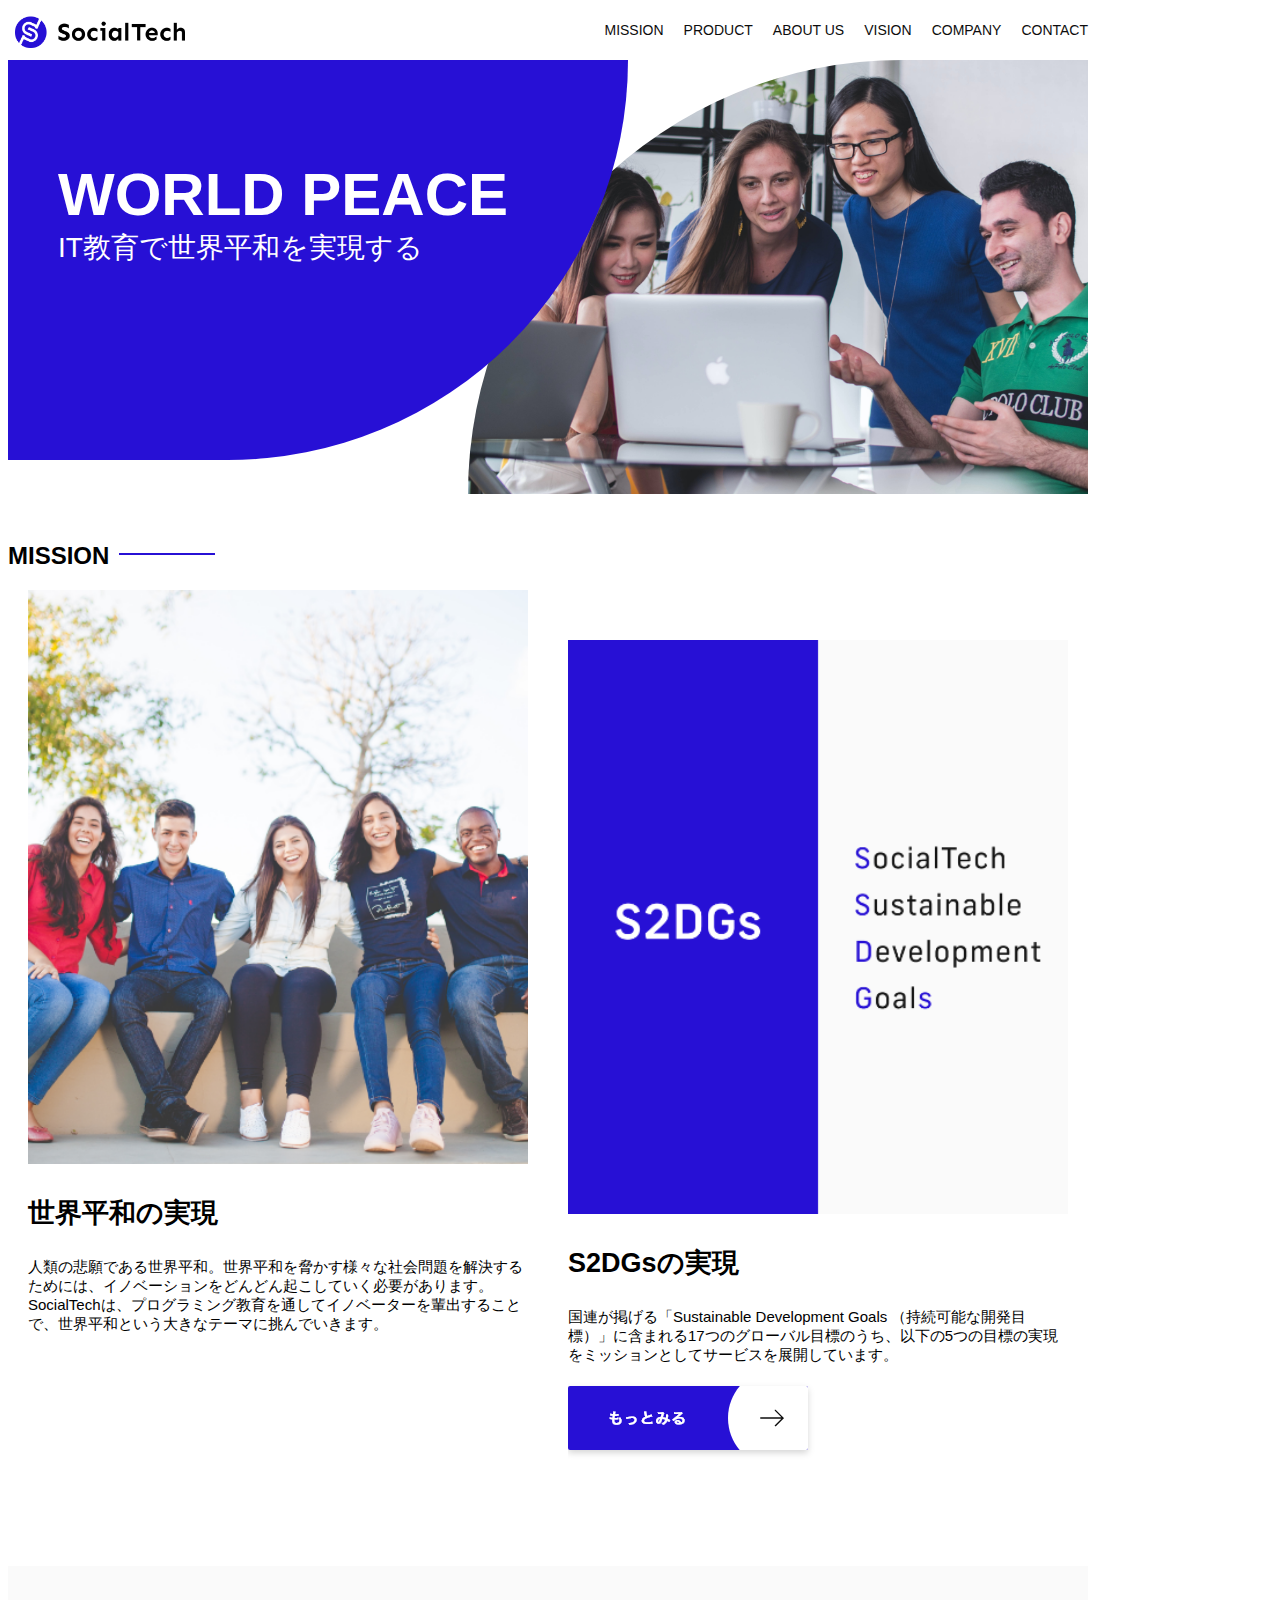
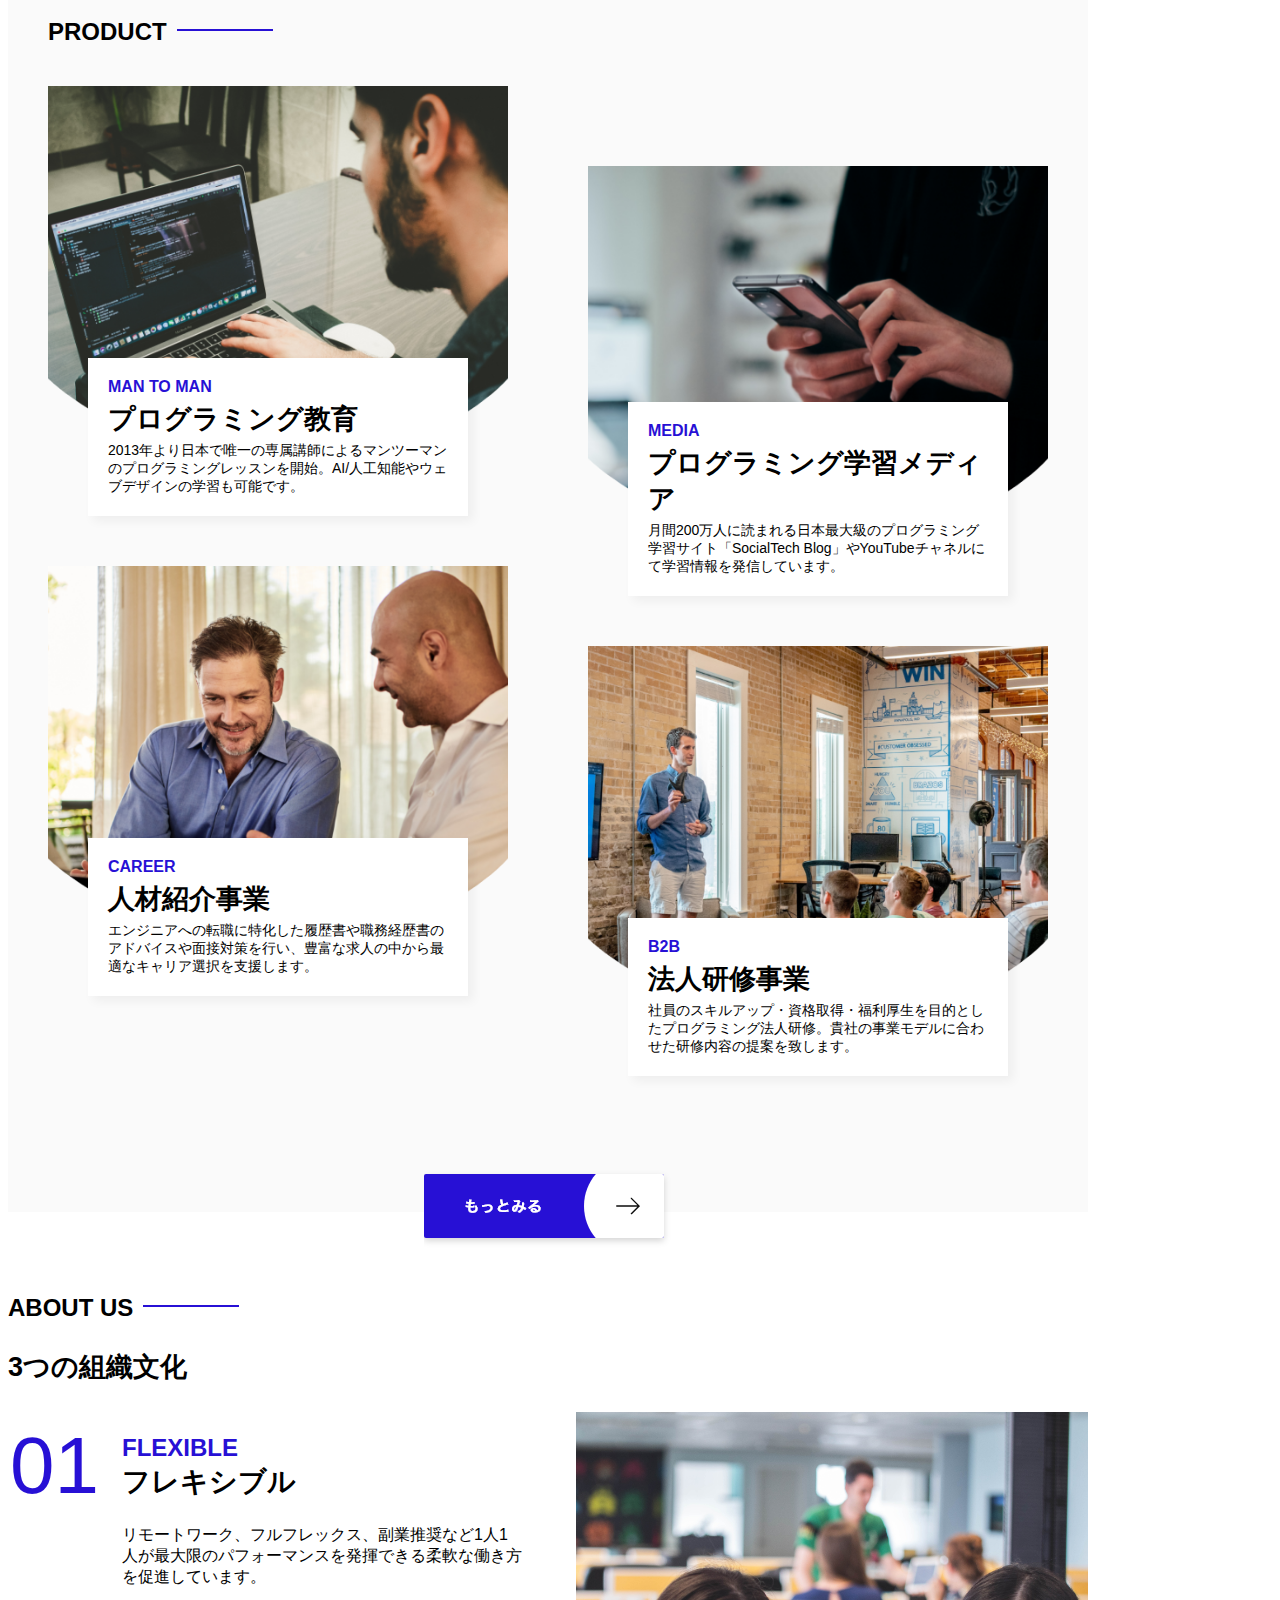
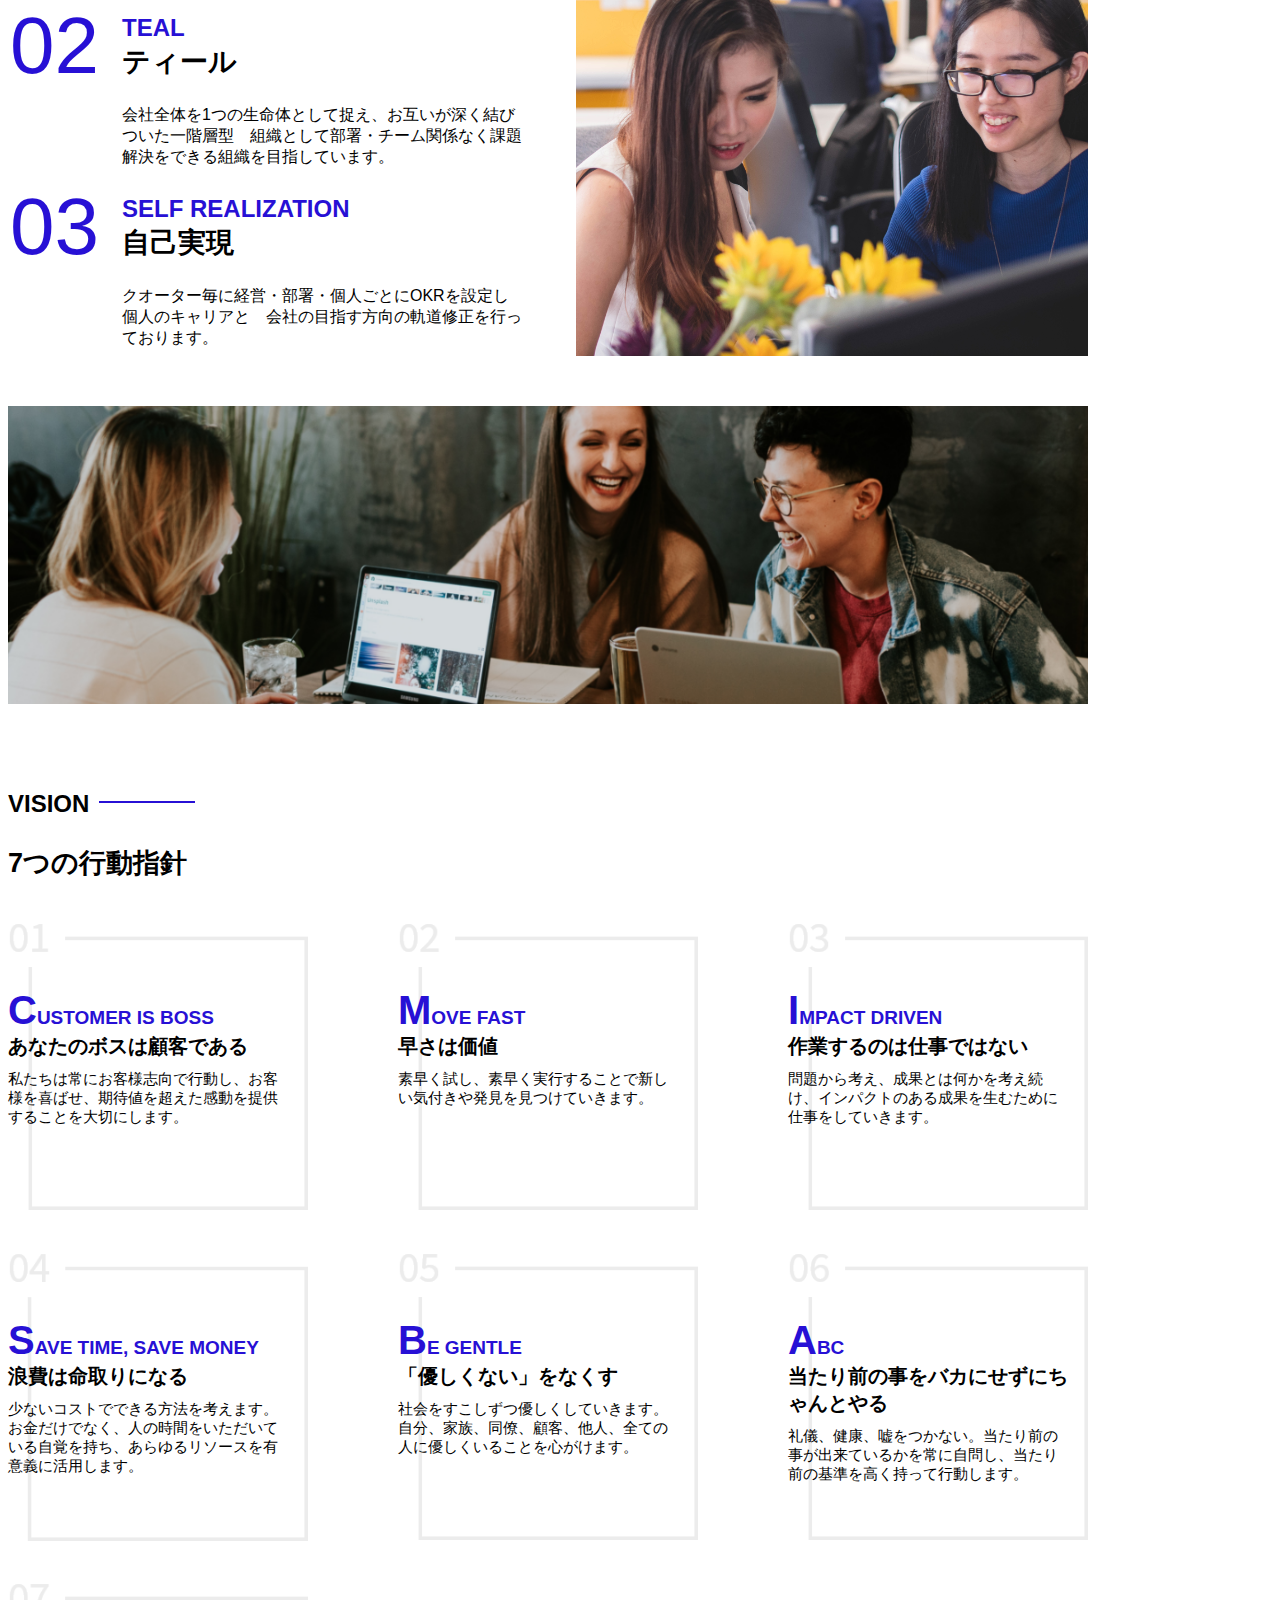
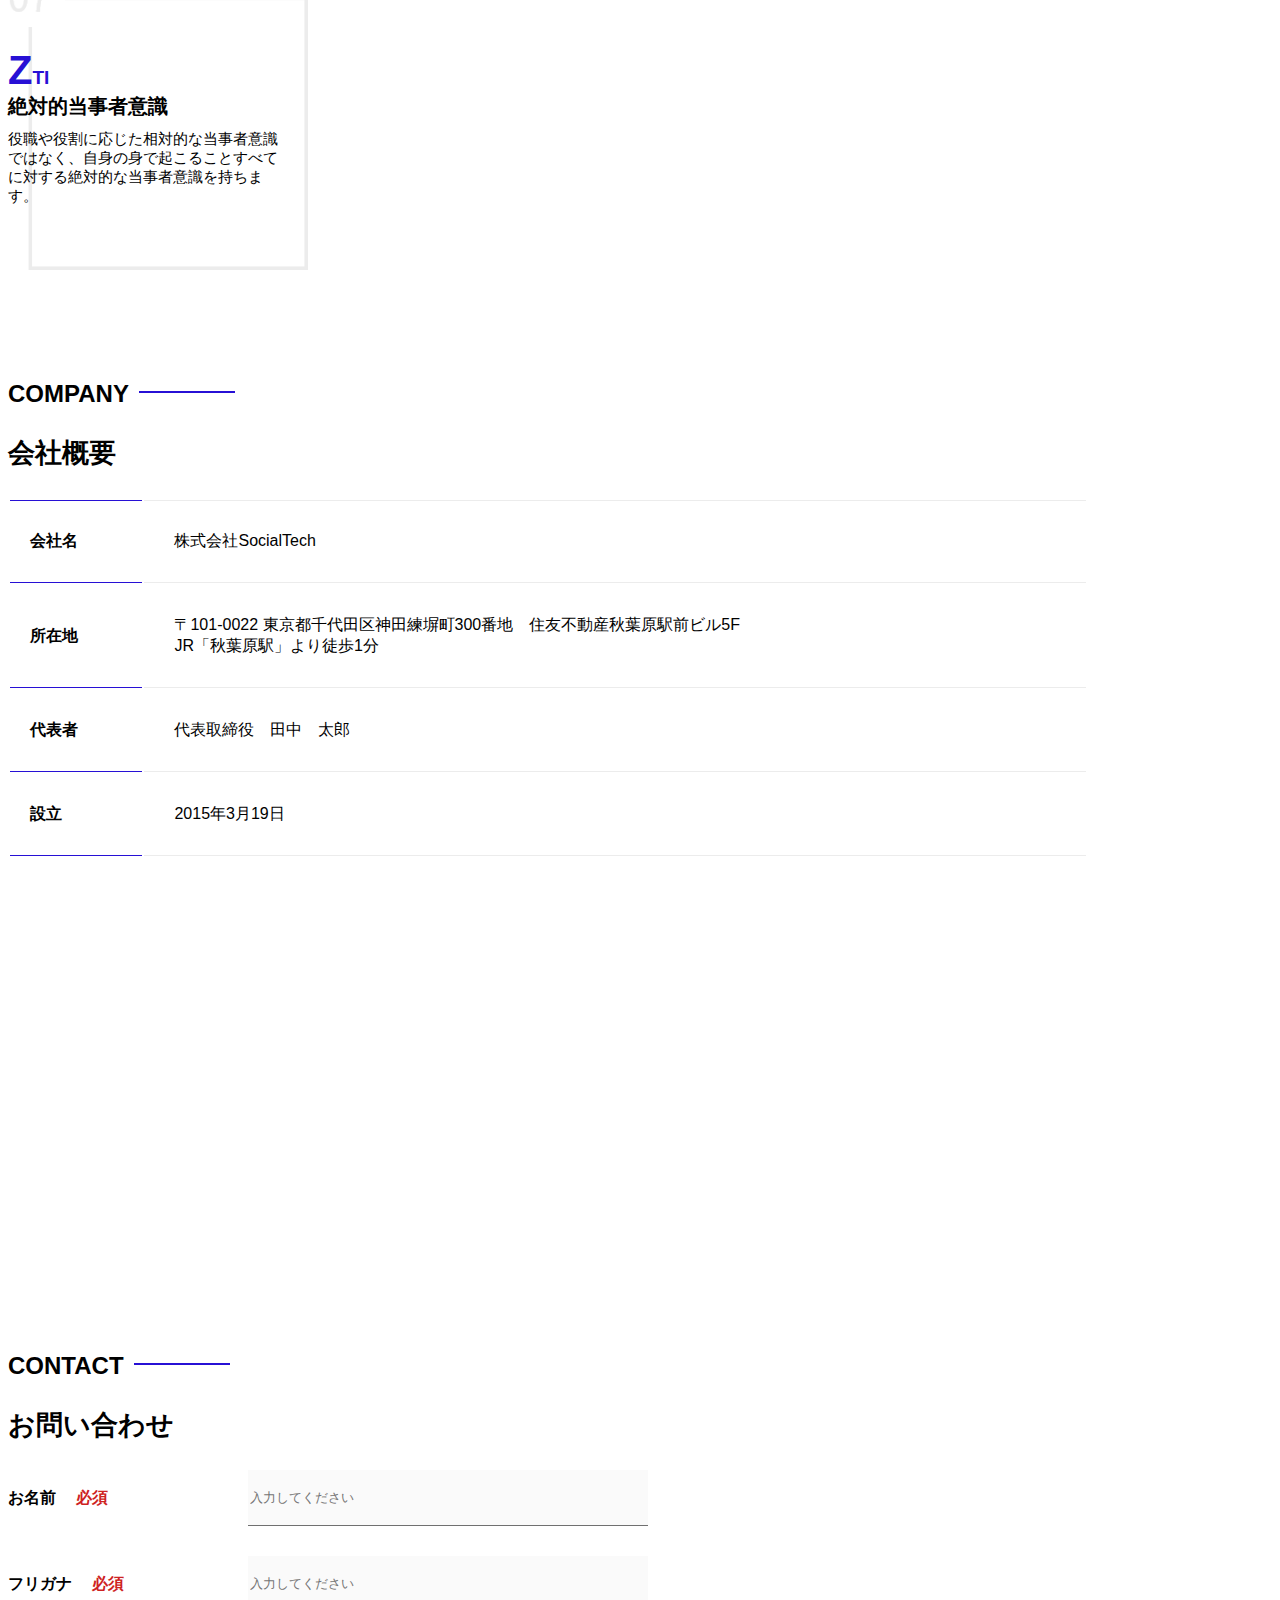
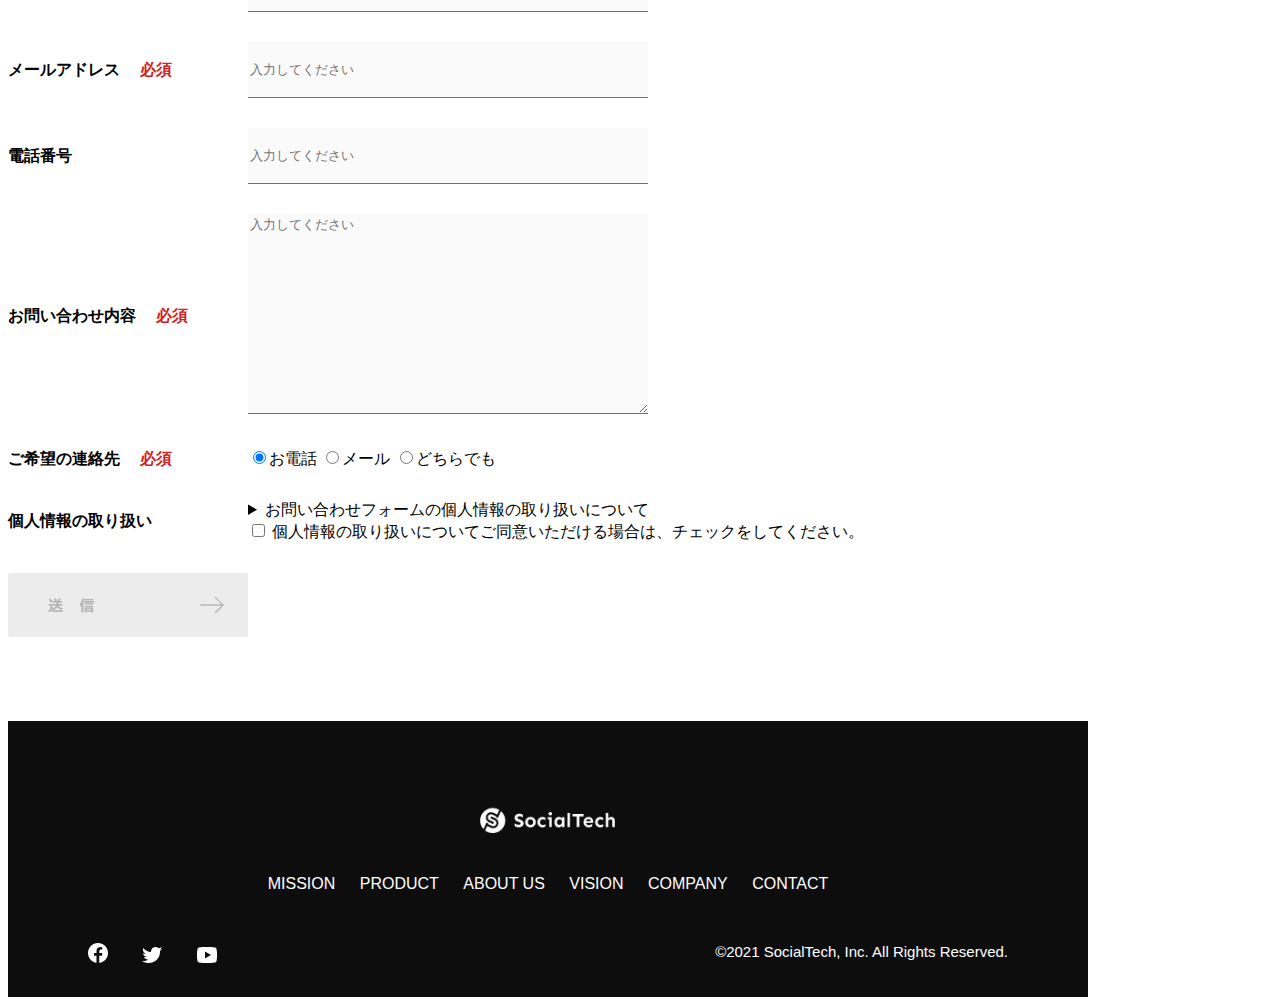
<file: index.html>
<!DOCTYPE html>
<html>
    <head>
        <title>SocialTech</title>
        <meta charset="utf-8">
        <meta name="description" content="SocialTechはEdTech業界のリーディングカンパニーを目指します。">
        <meta name="viewport" content="width=device-width,initial-scale=1.0">
        <link rel="stylesheet" href="style.css">
    </head>
        <body>
            <!-- ヘッダー　-->
             <header>
                <!-- ロゴ -->
     <a href="index.html" id="logo">
        <img src="images/logo.png" alt="トップページに戻る">
     </a>

        <!-- PC用ナビゲーション　-->
         <nav id="nav-pc">
            <ul>
                <li><a href="mission.html">MISSION</a> </li>
                <li><a href="product.html">PRODUCT</a> </li>
                <li><a href="index.html#aboutus">ABOUT US</a> </li>
                <li><a href="index.html#vision">VISION</a> </li>
                <li><a href="index.html#company">COMPANY</a> </li>
                <li><a href="index.html#contact">CONTACT</a> </li>
            </ul>
         </nav>
         <!-- スマホ用メニューボタン　-->
          <button id="menu-sp" onclick="document.getElementById('nav-sp').style.display = 'block'">
            <img src="images/button-menu.png" alt="ナビゲーションを開く">
          </button>
          <!-- スマホ用ナビゲーション　-->
           <div id="nav-sp">
            <button id="close" onclick="document.getElementById('nav-sp').style.display = 'none'">
                <img src="images/button-close.png" alt="ナビゲーションを閉じる">
            </button>

            <nav>
                <ul>
                    <li>
                        <a id="logo-sp" href="index.html" onclick="document,getElementById('nav-sp').style.display = 'none'"><img src="images/logo-sp.png" alt="トップページに戻る"></a>
                    </li>
                    <li><a class="menu" href="mission.html" onclick="document.getElementById('nav-sp').style.display = 'none'">MISSION</a> </li>
                    <li><a class="menu" href="product.html" onclick="document.getElementById('nav-sp').style.display = 'none'">PRODUCT</a> </li>
                    <li><a class="menu" href="index.html#aboutus" onclick="document.getElementById('nav-sp').style.display = 'none'">ABOUT US</a> </li>
                    <li><a class="menu" href="index.html#vision" onclick="document.getElementById('nav-sp').style.display = 'none'">VISION</a> </li>
                    <li><a class="menu" href="index.html#company" onclick="document.getElementById('nav-sp').style.display = 'none'">COMPANY</a> </li>
                    <li><a class="menu" href="index.html#contact" onclick="document.getElementById('nav-sp').style.display = 'none'">CONTACT</a> </li>
                </ul>
            </nav>
            <div id="sns">
                <a href="https://www.facebook.com/sejuku2013">
                    <img src="images/button-facebook.png" alt="Facebookのリンク">
                </a>
                <a href="https://twitter.com/samuraijuku">
                    <img src="images/button-twitter.png" alt="Twitterのリンク">
                </a>
                <a href="https://www.youtube.com/channel/UCCFOQO5aDK0xXam4cUQXT8g">
                    <img src="images/button-youtube.png" alt="YouTubeのリンク">
                </a>
            </div>
           </div>
             </header>

             <main>
                <article>
                    <!-- メインビジュアル　-->
                     <section id="main-visual">
                        <div id="main-message">
                        <h1>WORLD PEACE</h1>
                        <p>IT教育で世界平和を実現する</p>
                        </div>
                        <img src="images/index/index-main.png" alt="PCの周りに集まる多国籍の仲間たち">
                     </section>
                     <!-- ミッション　-->
                      <section id="mission">
                        <h2 class="index-h2">MISSION</h2>
                        <div id="mission-flex">
                            <div>
                                <img id="mission-photo" src="images/index/index-mission.png" alt="屋外のベンチで写真を撮影する多国籍の仲間たち">
                                <h3>世界平和の実現</h3>
                                <p>
                                    人類の悲願である世界平和。世界平和を脅かす様々な社会問題を解決するためには、イノベーションをどんどん起こしていく必要があります。SocialTechは、プログラミング教育を通してイノベーターを輩出することで、世界平和という大きなテーマに挑んでいきます。
                                </p>
                            </div>
                            <div>
                                <img id="s2dgs" src="images/index/s2dgs.png" alt="S2DGs">
                                <h3>S2DGsの実現</h3>
                                <p>国連が掲げる「Sustainable Development Goals （持続可能な開発目標）」に含まれる17つのグローバル目標のうち、以下の5つの目標の実現をミッションとしてサービスを展開しています。</p>
                                <a href="mission.html">
                                    <img src="images/button-more.png" alt="もっとみる">
                                </a>
                            </div>
                        </div>
                      </section>
                      <!-- プロダクト　-->
                       <section id="product">
                        <h2 class="index-h2">PRODUCT</h2>
                        <div class="product-flex">
                            <div id="product-left">
                                <div>
                                    <img class="product-photo" src="images/index/index-mantoman.png" alt="PCでコードを書く男性">
                                    <div class="product-explain">
                                        <span>MAN TO MAN</span>
                                        <h3>プログラミング教育</h3>
                                        <P>2013年より日本で唯一の専属講師によるマンツーマンのプログラミングレッスンを開始。AI/人工知能やウェブデザインの学習も可能です。</P>
                                    </div>
                                </div>
                                <div>
                                    <img class="product-photo" src="images/index/index-career.png" alt="笑顔で話し合う2人の男性">
                                    <div class="product-explain">
                                        <span>CAREER</span>
                                        <h3>人材紹介事業</h3>
                                        <p>エンジニアへの転職に特化した履歴書や職務経歴書のアドバイスや面接対策を行い、豊富な求人の中から最適なキャリア選択を支援します。</p>
                                    </div>
                                </div>
                            </div>
                            <div id="product-right">
                                <div>
                                    <img class="product-photo" src="images/index/index-media.png" alt="スマートフォンを操作する人">
                                    <div class="product-explain">
                                        <span>MEDIA</span>
                                        <h3>プログラミング学習メディア</h3>
                                        <p>月間200万人に読まれる日本最大級のプログラミング学習サイト「SocialTech Blog」やYouTubeチャネルにて学習情報を発信しています。</p>
                                    </div>
                                </div>
                                <div>
                                    <img class="product-photo" src="images/index/index-b2b.png" alt="講演中の男性とそれを聴く人々">
                                    <div class="product-explain">
                                        <span>B2B</span>
                                        <h3>法人研修事業</h3>
                                        <p>社員のスキルアップ・資格取得・福利厚生を目的としたプログラミング法人研修。貴社の事業モデルに合わせた研修内容の提案を致します。</p>
                                    </div>
                                </div>
                            </div>
                        </div>
                        <div id="product-more">
                            <a href="product.html">
                                <img src="images/button-more.png" alt="もっとみる">
                            </a>
                        </div>
                       </section>
                       <!-- ABOUT US-->
                       <section id="aboutus">
                        <h2 class="index-h2">ABOUT US</h2>
                        <h3>3つの組織文化</h3>
                        <div>
                            <table class="culture-table">
                                <tr>
                                    <td class="culture-num">01</td>
                                    <th><span class="culture-en">FLEXIBLE</span><br>フレキシブル</th>
                                </tr>
                                <tr>
                                    <td>
                                        <!--空のセル-->
                                    </td>
                                    <td class="culture-description">リモートワーク、フルフレックス、副業推奨など1人1人が最大限のパフォーマンスを発揮できる柔軟な働き方を促進しています。</td>
                                </tr>
                                <tr>
                                    <td class="culture-num">02</td>
                                    <th><span class="culture-en">TEAL</span><br>ティール</th>
                                </tr>
                                <tr>
                                    <td>
                                        <!--空のセル-->
                                    </td>
                                    <td class="culture-description">会社全体を1つの生命体として捉え、お互いが深く結びついた一階層型　組織として部署・チーム関係なく課題解決をできる組織を目指しています。</td>
                                </tr>
                                <tr>
                                    <td class="culture-num">03</td>
                                    <th><span class="culture-en">SELF REALIZATION</span><br>自己実現</th>
                                </tr>
                                <tr>
                                    <td>
                                        <!--空のセル-->
                                    </td>
                                    <td class="culture-description">クオーター毎に経営・部署・個人ごとにOKRを設定し個人のキャリアと　会社の目指す方向の軌道修正を行っております。</td>
                                </tr>
                            </table>
                            <img class="culture-img" src="images/index/index-aboutus1.png" alt="笑顔で話し合う2人の女性">
                        </div>
                        <img class="culture-img2" src="images/index/index-aboutus2.png" alt="笑顔で話し合う3人の男女">
                       </section>
                       <!-- VISION -->
                        <section id="vision">
                            <h2 class="index-h2">VISION</h2>
                            <h3>7つの行動指針</h3>
                            <div>
                                <div class="vision-box">
                                    <img src="images/index/vision-01.png" alt="01">
                                    <div>
                                        <h4>CUSTOMER IS BOSS</h4>
                                        <h5>あなたのボスは顧客である</h5>
                                        <p>私たちは常にお客様志向で行動し、お客様を喜ばせ、期待値を超えた感動を提供することを大切にします。</p>
                                    </div>
                                </div>
                                <div class="vision-box">
                                    <img src="images/index/vision-02.png" alt="02">
                                    <div>
                                        <h4>MOVE FAST</h4>
                                        <h5>早さは価値</h5>
                                        <p>素早く試し、素早く実行することで新しい気付きや発見を見つけていきます。</p>
                                    </div>
                                </div>
                                <div class="vision-box">
                                    <img src="images/index/vision-03.png" alt="03">
                                    <div>
                                      <h4>IMPACT DRIVEN</h4>
                                      <h5>作業するのは仕事ではない</h5>
                                      <p>問題から考え、成果とは何かを考え続け、インパクトのある成果を生むために仕事をしていきます。</p>
                                    </div>
                                  </div>
                                  <div class="vision-box">
                                    <img src="images/index//vision-04.png" alt="04">
                                    <div>
                                      <h4>SAVE TIME, SAVE MONEY</h4>
                                      <h5>浪費は命取りになる</h5>
                                      <p>少ないコストでできる方法を考えます。お金だけでなく、人の時間をいただいている自覚を持ち、あらゆるリソースを有意義に活用します。</p>
                                    </div>
                                  </div>
                                  <div class="vision-box">
                                    <img src="images/index/vision-05.png" alt="05">
                                    <div>
                                      <h4>BE GENTLE</h4>
                                      <h5>「優しくない」をなくす</h5>
                                      <p>社会をすこしずつ優しくしていきます。自分、家族、同僚、顧客、他人、全ての人に優しくいることを心がけます。</p>
                                    </div>
                                  </div>
                                  <div class="vision-box">
                                    <img src="images/index/vision-06.png" alt="06">
                                    <div>
                                      <h4>ABC</h4>
                                      <h5>当たり前の事をバカにせずにちゃんとやる</h5>
                                      <p>礼儀、健康、嘘をつかない。当たり前の事が出来ているかを常に自問し、当たり前の基準を高く持って行動します。</p>
                                    </div>
                                  </div>
                                  <div class="vision-box">
                                    <img src="images/index/vision-07.png" alt="07">
                                    <div>
                                      <h4>ZTI</h4>
                                      <h5>絶対的当事者意識</h5>
                                      <p>役職や役割に応じた相対的な当事者意識ではなく、自身の身で起こることすべてに対する絶対的な当事者意識を持ちます。</p>
                                    </div>
                                  </div>
                            </div>
                        </section>
                        <!-- COMPANY -->
                         <section id="company">
                            <h2 class="index-h2">COMPANY</h2>
                            <h3>会社概要</h3>
                            <table id="company-table">
                                <tr>
                                    <th class="tableheader tableheader-first">会社名</th>
                                    <td class="cell cell-first">株式会社SocialTech</td>
                                </tr>
                                <tr>
                                    <th class="tableheader">所在地</th>
                                    <td class="cell">〒101-0022 東京都千代田区神田練塀町300番地　住友不動産秋葉原駅前ビル5F<br>JR「秋葉原駅」より徒歩1分</td>
                                </tr>
                                <tr>
                                    <th class="tableheader">代表者</th>
                                    <td class="cell">代表取締役　田中　太郎</td>
                                </tr>
                                <tr>
                                    <th class="tableheader">設立</th>
                                    <td class="cell">2015年3月19日</td>
                                </tr>
                            </table>
                            <iframe
                            src="https://www.google.com/maps/embed?pb=!1m18!1m12!1m3!1d3240.0688551336807!2d139.7720776771055!3d35.69992317258124!2m3!1f0!2f0!3f0!3m2!1i1024!2i768!4f13.1!3m3!1m2!1s0x60188fee13660e23%3A0x77137876edf742ac!2z5L2P5Y-L5LiN5YuV55Sj56eL6JGJ5Y6f6aeF5YmN44OT44Or!5e0!3m2!1sja!2sjp!4v1704858013291!5m2!1sja!2sjp"
                              style="border: 0" allowfullscreen="" loading="lazy">
                        </iframe>
                         </section>
                         <!-- お問い合わせフォーム　-->
                          <section id="contact">
                            <h2 class="index-h2">CONTACT</h2>
                            <h3>お問い合わせ</h3>
                            <form>
                                <div>
                                    <div class="contact-heading">
                                        <label class="contact-label">お名前<span class="contact-span">必須</span> </label>
                                    </div>
                                    <div>
                                        <input type="text" name="name" placeholder="入力してください"class="contact-textbox">
                                    </div>
                                </div>
                                <div>
                                    <div class="contact-heading">
                                        <label class="contact-label">フリガナ<span class="contact-span">必須</span> </label>
                                    </div>
                                    <div>
                                        <input type="text" name="hurigana" placeholder="入力してください"class="contact-textbox">
                                    </div>
                                </div>
                                <div>
                                    <div class="contact-heading">
                                        <label class="contact-label">メールアドレス<span class="contact-span">必須</span></label>
                                    </div>
                                    <div>
                                        <input type="text" name="email" placeholder="入力してください"class="contact-textbox">
                                    </div>
                                </div>
                                <div>
                                    <div class="contact-heading">
                                        <label class="contact-label">電話番号</label>
                                    </div>
                                    <div>
                                        <input type="text" name="tel" placeholder="入力してください"class="contact-textbox">
                                    </div>
                                </div>
                                <div>
                                    <div class="contact-heading">
                                        <label class="contact-label">お問い合わせ内容<span class="contact-span">必須</span></label>
                                    </div>
                                    <div>
                                        <textarea class="contact-textarea" placeholder="入力してください"name="message"></textarea>
                                    </div>
                                </div>
                                <div>
                                    <div class="contact-heading">
                                        <label class="contact-label">ご希望の連絡先<span class="contact-span">必須</span></label>
                                    </div>
                                    <div>
                                        <input class="radiobutton" type="radio" value="tel" name="contact" checked><label>お電話</label>
                                        <input class="radiobutton" type="radio" value="mail" name="contact" ><label>メール</label>
                                        <input class="radiobutton" type="radio" value="both" name="contact" ><label>どちらでも</label>
                                    </div>
                                </div>
                                <div>
                                    <div class="contact-heading">
                                        <label class="contact-label">個人情報の取り扱い</label>
                                    </div>
                                    <div>
                                        <details>
                                            <summary>お問い合わせフォームの個人情報の取り扱いについて</summary>
                                            <div>
                                                <dl>
                                                    <dt>１.組織の名称又は氏名</dt>
                                                    <dd>株式会社SocialTech</dd>
                                                    <dt>２.個人情報保護管理者（若しくはその代理人）の氏名又は職名、所属及び連絡先</dt>
                                                    <dd>
                                                        <p>鈴木　一郎　コーポレート部</p>
                                                        <p>メールアドレス：samurai@example.com</p>
                                                        <p>TEL：03-1234-5678</p>
                                                    </dd>
                                                    <dt>３.個人情報の利用目的</dt>
                                                    <dd>
                                                        <ul>
                                                            <li>・本サービス及び本サービスに関連する情報の提供又はそれらに関する連絡のため</li>
                                                            <li>・ユーザーの本人確認のため</li>
                                                            <li>・当社サービスのご案内のため</li>
                                                            <li>・当社の商品等の広告または宣伝（電子メールによるものを含むものとします。）</li>
                                                        </ul>
                                                    </dd>
                                                    <dt>４.個人情報の取り扱い業務の委託</dt>
                                                    <dd>個人情報の取扱業務の全部または一部を外部に業務委託する場合があります。その際、弊社は、個人情報を適切に保護できる管理体制を敷き実行していることを条件として委託先を厳選したうえで、機密保持契約を委託先と締結し、お客様の個人情報を厳密に管理させます。</dd>
                                                    <dt>５.個人情報の開示等の請求</dt>
                                                    <dd>
                                                        お客様は、弊社に対してご自身の個人情報の開示等（利用目的の通知、開示、内容の訂正・追加・消去、利用の停止または削除、第三者への提供の停止）に関して、当社問い合わせ窓口に申し出ることができます。<br>
                                                        その際、弊社はお客様ご本人を確認させていただいたうえで、合理的な期間内に対応いたします。<br>
                                                        なお、個人情報に関する弊社問い合わせ先は、次の通りです。
                                                    </dd>
                                                    <dd>
                                                        <p>株式会社SocialTech　個人情報問い合わせ窓口</p>
                                                        <p>〒150-0043 東京都千代田区神田練塀町300番地　住友不動産秋葉原駅前ビル5F</p>
                                                        <p>メールアドレス：samurai@example.com TEL：03-1234-5678</p>
                                                    </dd>

                                                    <dt>６.個人情報を提供されることの任意性について</dt>
                                                    <dd>お客様がご自身の個人情報を弊社に提供されるか否かは、お客様のご判断によりますが、もしご提供されない場合には、適切なサービスが提供できない場合がありますので予めご了承ください。</dd>
                                                </dl>
                                            </div>
                                        </details>
                                        <input type="checkbox" name="agree">
                                        <span>個人情報の取り扱いについてご同意いただける場合は、チェックをしてください。</span>
                                    </div>
                                </div>
                                <input type="image" src="images/button-submit.png" alt="送信する">
                            </form>
                          </section>
                </article>
             </main>

             <footer>
                <div id="footer-logo">
                    <img src="images/logo-sp.png" alt="SocialTech">
                </div>
                <div id="footer-link">
                    <a href="mission.html">MISSION</a>
                    <a href="product.html">PRODUCT</a>
                    <a href="index.html#aboutus">ABOUT US</a>
                    <a href="index.html#vision">VISION</a>
                    <a href="index.html#company">COMPANY</a>
                    <a href="index.html#contact">CONTACT</a>
                </div>
                <div id="sns-footer">
                    <div class="sns-btns">
                        <a href="https://www.facebook.com/sejuku2013"><img src="images/button-facebook.png" alt="Facebookのリンク"></a>
                        <a href="https://twitter.com/samuraijuku"><img src="images/button-twitter.png" alt="Twitterのリンク"></a>
                        <a href="https://www.youtube.com/channel/UCCFOQO5aDK0xXam4cUQXT8g"><img src="images/button-youtube.png" alt="YouTubeのリンク"></a>
                    </div>
                    <p id="copyright">&copy;2021 SocialTech, Inc. All Rights Reserved.</p>
                </div>
             </footer>

        </body>

</html>
</file>
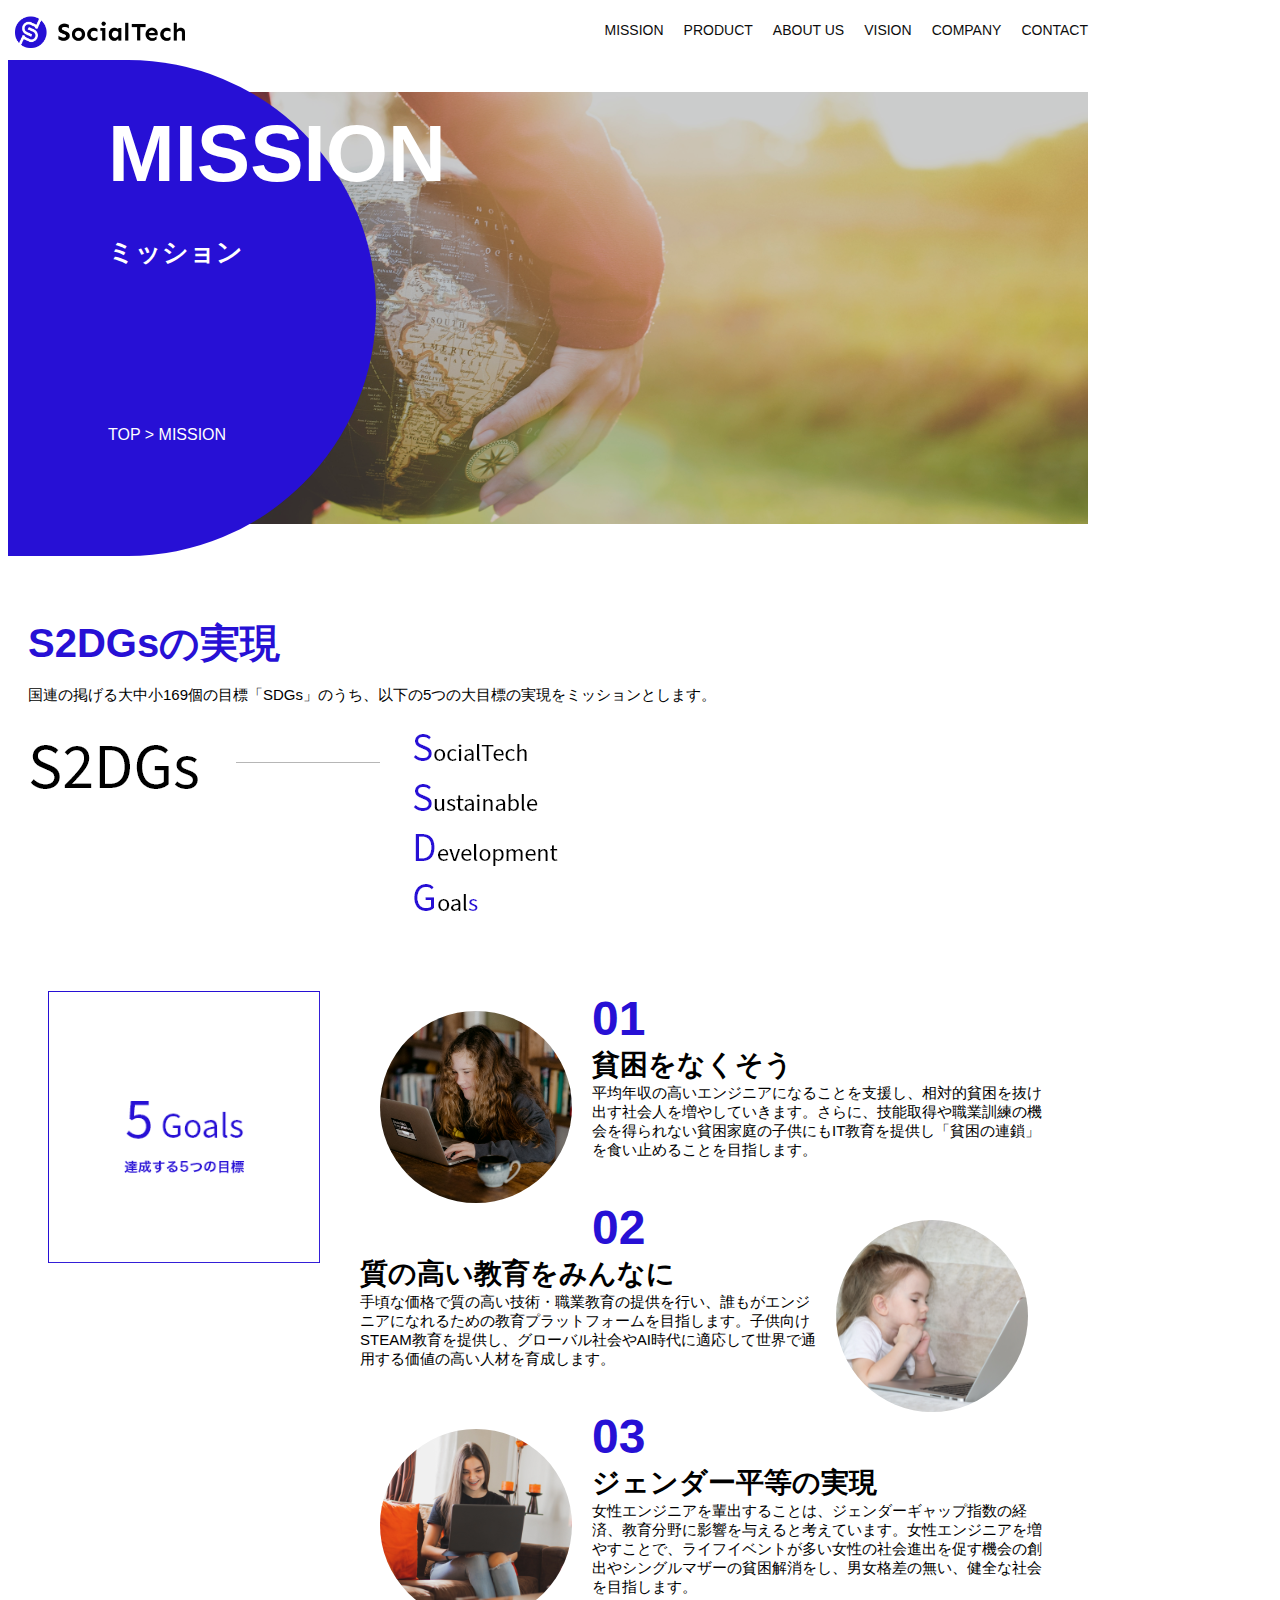
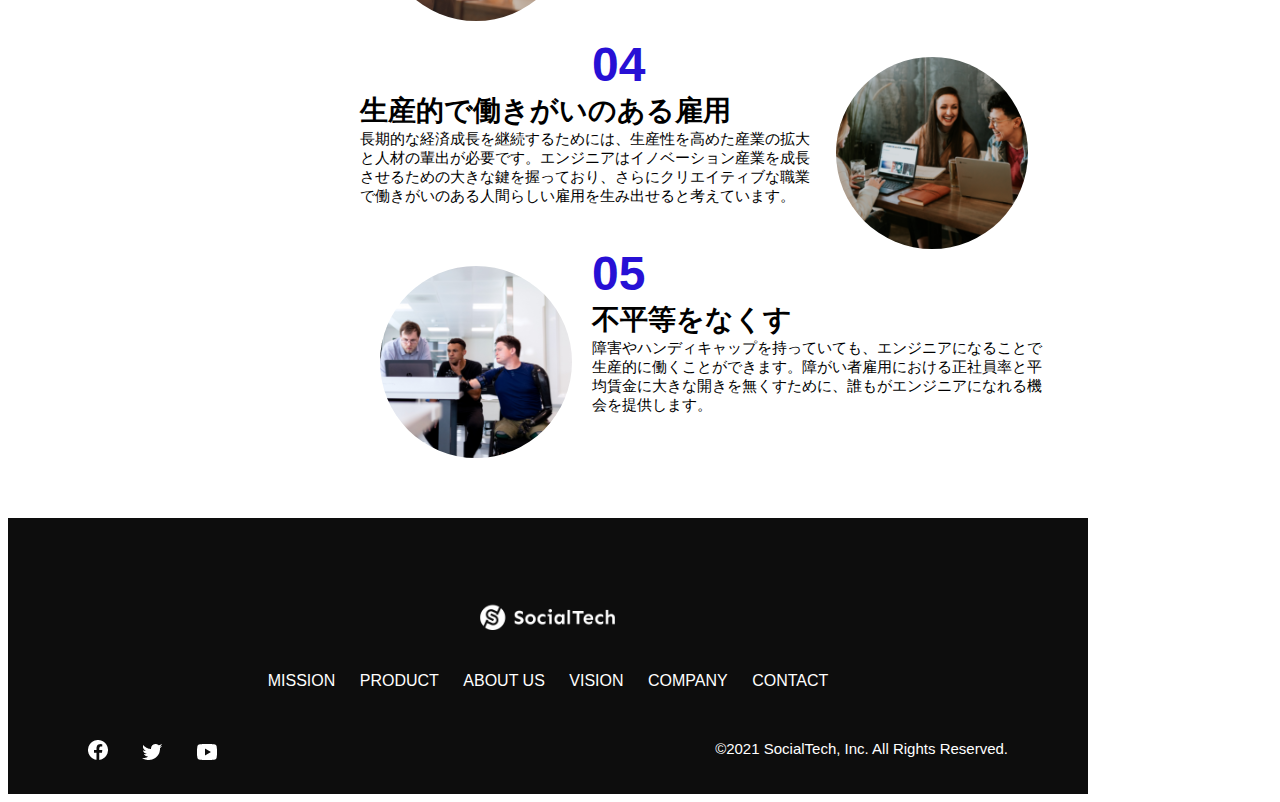
<file: mission.html>
<!DOCTYPE html>
<html>
  <head>
    <title>SocialTech - MISSION ミッション -</title>
    <meta charset="utf-8">
    <meta name="description" content="SocialTechが目指す5つの目標（S2DGs）を紹介します">
    <meta name="viewport" content="width=device-width, initial-scale=1.0">
    <link rel="stylesheet" href="style.css">
  </head>

  <body>
    <!-- ヘッダー -->
    <header>
      <!-- ロゴ -->
      <a href="index.html" id="logo">
        <img src="images/logo.png" alt="トップページに戻る">
      </a>

      <!-- PC用ナビゲーション -->
      <nav id="nav-pc">
        <ul>
          <li><a href="mission.html">MISSION</a></li>
          <li><a href="product.html">PRODUCT</a></li>
          <li><a href="index.html#aboutus">ABOUT US</a></li>
          <li><a href="index.html#vision">VISION</a></li>
          <li><a href="index.html#company">COMPANY</a></li>
          <li><a href="index.html#contact">CONTACT</a></li>
        </ul>
      </nav>

      <!-- スマホ用メニューボタン -->
      <button id="menu-sp" onclick="document.getElementById('nav-sp').style.display = 'block'">
        <img src="images/button-menu.png" alt="ナビゲーションを開く">
      </button>

      <!-- スマホ用ナビゲーション -->
      <div id="nav-sp">
        <button id="close" onclick="document.getElementById('nav-sp').style.display = 'none'">
          <img src="images/button-close.png" alt="ナビゲーションを閉じる">
        </button>

        <nav>
          <ul>
            <li>
              <a id="logo-sp" href="index.html" onclick="document.getElementById('nav-sp').style.display = 'none'"><img src="images/logo-sp.png" alt="トップページに戻る"></a>
            </li>
            <li><a class="menu" href="mission.html" onclick="document.getElementById('nav-sp').style.display = 'none'">MISSION</a></li>
            <li><a class="menu" href="product.html" onclick="document.getElementById('nav-sp').style.display = 'none'">PRODUCT</a></li>
            <li><a class="menu" href="index.html#aboutus" onclick="document.getElementById('nav-sp').style.display = 'none'">ABOUT US</a></li>
            <li><a class="menu" href="index.html#vision" onclick="document.getElementById('nav-sp').style.display = 'none'">VISION</a></li>
            <li><a class="menu" href="index.html#company" onclick="document.getElementById('nav-sp').style.display = 'none'">COMPANY</a></li>
            <li><a class="menu" href="index.html#contact" onclick="document.getElementById('nav-sp').style.display = 'none'">CONTACT</a></li>
          </ul>
        </nav>
        <div id="sns">
          <a href="https://www.facebook.com/sejuku2013">
            <img src="images/button-facebook.png" alt="Facebookのリンク">
          </a>
          <a href="https://twitter.com/samuraijuku">
            <img src="images/button-twitter.png" alt="Twitterのリンク">
          </a>
          <a href="https://www.youtube.com/channel/UCCFOQO5aDK0xXam4cUQXT8g">
            <img src="images/button-youtube.png" alt="YouTubeのリンク">
          </a>
        </div>
      </div>
    </header>

    <main>
      <article>
        <section id="mission-main">
            <div class="mission-main-inner">
                <div id="mission-title">
                    <h1>MISSION<br><span>ミッション</span></h1>
                    <p>TOP > MISSION</p>
                </div>
            </div>
        </section>

        <section id="mission-s2dgs">
            <h2 class="mission-h2">S2DGsの実現</h2>
            <p>国連の掲げる大中小169個の目標「SDGs」のうち、以下の5つの大目標の実現をミッションとします。</p>
            <img src="images/mission/mission-s2dgs.png" alt="S2DGs">
        </section>

        <section id="mission-five-goals">
            <div class="five-goals-image">
                <img src="images/mission/mission-5goals.png" alt="5Goals">
            </div>
            <div class="five-goals-read">
                <div>
                    <img class="fivegoals-image-left" src="images/mission/mission-5goals01.png" alt="PCを操作する女の子">
                    <span class="fivegoals-number">01</span>
                    <h3 class="fivegoals-h3">貧困をなくそう</h3>
                    <p class="fivegoals-p">平均年収の高いエンジニアになることを支援し、相対的貧困を抜け出す社会人を増やしていきます。さらに、技能取得や職業訓練の機会を得られない貧困家庭の子供にもIT教育を提供し「貧困の連鎖」を食い止めることを目指します。</p>
                </div>
                <div>
                    <img class="fivegoals-image-right" src="images/mission/mission-5goals02.png" alt="PCを見つめる小さい女の子">
                    <span class="fivegoals-number">02</span>
                    <h3 class="fivegoals-h3">質の高い教育をみんなに</h3>
                    <p class="fivegoals-p">手頃な価格で質の高い技術・職業教育の提供を行い、誰もがエンジニアになれるための教育プラットフォームを目指します。子供向けSTEAM教育を提供し、グローバル社会やAI時代に適応して世界で通用する価値の高い人材を育成します。</p>
            </div>
            <div>
                <img class="fivegoals-image-left" src="images/mission/mission-5goals03.png" alt="PCを操作する女性">
                <span class="fivegoals-number">03</span>
                <h3 class="fivegoals-h3">ジェンダー平等の実現</h3>
                <p class="fivegoals-p">女性エンジニアを輩出することは、ジェンダーギャップ指数の経済、教育分野に影響を与えると考えています。女性エンジニアを増やすことで、ライフイベントが多い女性の社会進出を促す機会の創出やシングルマザーの貧困解消をし、男女格差の無い、健全な社会を目指します。</p>
            </div>
            <div>
                <img class="fivegoals-image-right" src="images/mission/mission-5goals04.png" alt="笑顔で話し合う3人の男女">
                <span class="fivegoals-number">04</span>
                <h3 class="fivegoals-h3">生産的で働きがいのある雇用</h3>
                <p class="fivegoals-p">長期的な経済成長を継続するためには、生産性を高めた産業の拡大と人材の輩出が必要です。エンジニアはイノベーション産業を成長させるための大きな鍵を握っており、さらにクリエイティブな職業で働きがいのある人間らしい雇用を生み出せると考えています。</p>
            </div>
            <div>
                <img class="fivegoals-image-left" src="images/mission/mission-5goals05.png" alt="障害を持つ男性が生き生きと働く様子">
                <span class="fivegoals-number">05</span>
                <h3 class="fivegoals-h3">不平等をなくす</h3>
                <p class="fivegoals-p">障害やハンディキャップを持っていても、エンジニアになることで生産的に働くことができます。障がい者雇用における正社員率と平均賃金に大きな開きを無くすために、誰もがエンジニアになれる機会を提供します。</p>
            </div>
            </div>
        </section>
        
      </article>

    </main>

    <footer>
      <div id="footer-logo">
        <img src="images/logo-sp.png" alt="SocialTech">
      </div>
      <div id="footer-link">
        <a href="mission.html">MISSION</a>
        <a href="product.html">PRODUCT</a>
        <a href="index.html#aboutus">ABOUT US</a>
        <a href="index.html#vision">VISION</a>
        <a href="index.html#company">COMPANY</a>
        <a href="index.html#contact">CONTACT</a>
      </div>
      <div id="sns-footer">
        <div class="sns-btns">
          <a href="https://www.facebook.com/sejuku2013"><img src="images/button-facebook.png" alt="Facebookのリンク"></a>
          <a href="https://twitter.com/samuraijuku"><img src="images/button-twitter.png" alt="Twitterのリンク"></a>
          <a href="https://www.youtube.com/channel/UCCFOQO5aDK0xXam4cUQXT8g"><img src="images/button-youtube.png" alt="YouTubeのリンク"></a>
        </div>
        <p id="copyright">&copy;2021 SocialTech, Inc. All Rights Reserved.</p>
      </div>
    </footer>

  </body>
</html>
</file>
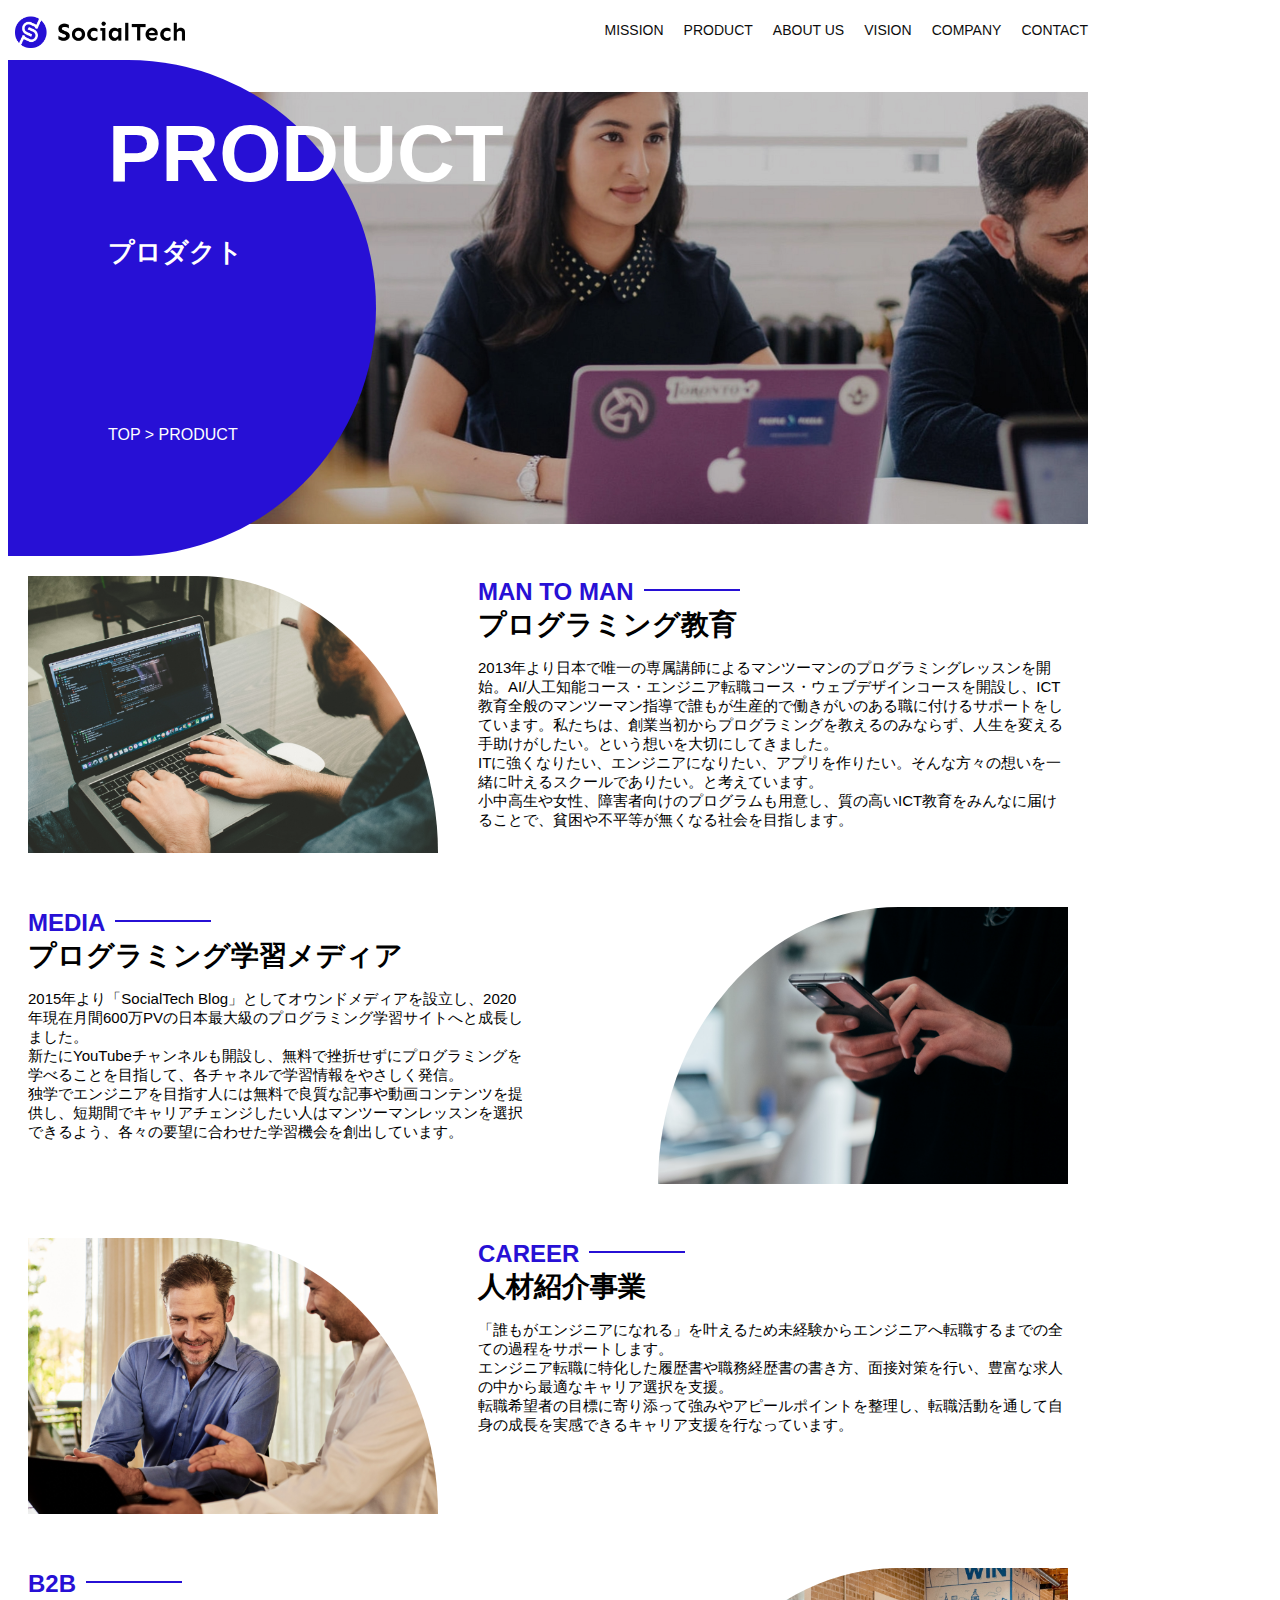
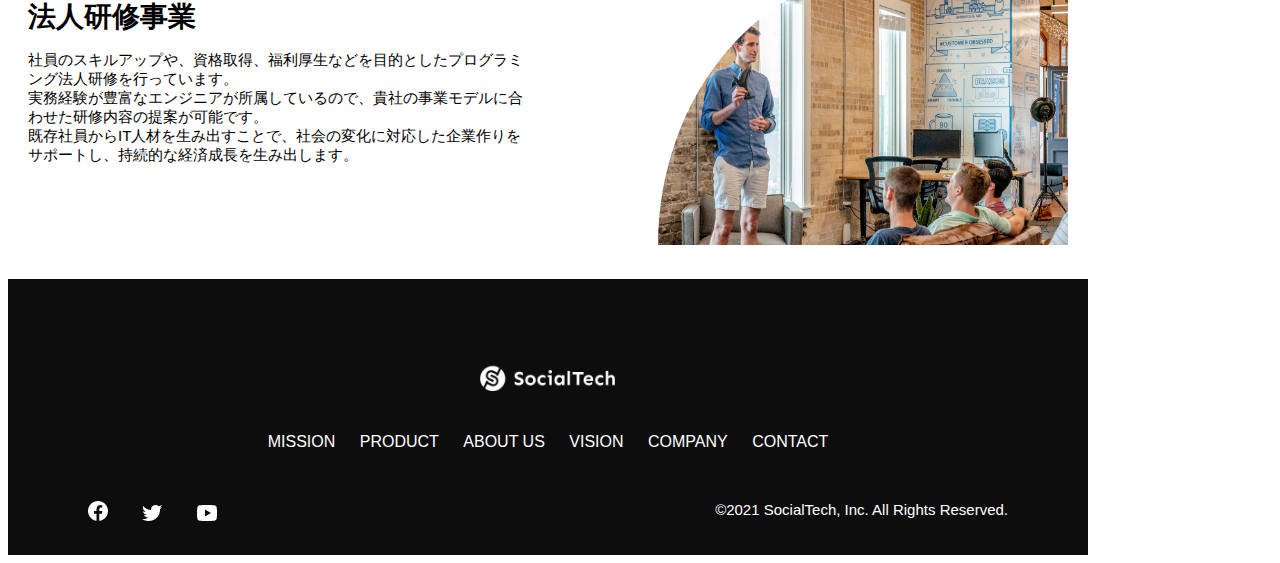
<file: product.html>
<!DOCTYPE html>
<html>
  <head>
    <title>SocialTech -PRODUCT プロダクト-</title>
    <meta charset="utf-8">
    <meta name="description" content="SocialTechの4つのプロダクトを紹介します">
    <meta name="viewport" content="width=device-width, initial-scale=1.0">
    <link rel="stylesheet" href="style.css">
  </head>

  <body>
    <!-- ヘッダー -->
    <header>
      <!-- ロゴ -->
      <a href="index.html" id="logo">
        <img src="images/logo.png" alt="トップページに戻る">
      </a>

      <!-- PC用ナビゲーション -->
      <nav id="nav-pc">
        <ul>
          <li><a href="mission.html">MISSION</a></li>
          <li><a href="product.html">PRODUCT</a></li>
          <li><a href="index.html#aboutus">ABOUT US</a></li>
          <li><a href="index.html#vision">VISION</a></li>
          <li><a href="index.html#company">COMPANY</a></li>
          <li><a href="index.html#contact">CONTACT</a></li>
        </ul>
      </nav>

      <!-- スマホ用メニューボタン -->
      <button id="menu-sp" onclick="document.getElementById('nav-sp').style.display = 'block'">
        <img src="images/button-menu.png" alt="ナビゲーションを開く">
      </button>

      <!-- スマホ用ナビゲーション -->
      <div id="nav-sp">
        <button id="close" onclick="document.getElementById('nav-sp').style.display = 'none'">
          <img src="images/button-close.png" alt="ナビゲーションを閉じる">
        </button>

        <nav>
          <ul>
            <li>
              <a id="logo-sp" href="index.html" onclick="document.getElementById('nav-sp').style.display = 'none'"><img src="images/logo-sp.png" alt="トップページに戻る"></a>
            </li>
            <li><a class="menu" href="mission.html" onclick="document.getElementById('nav-sp').style.display = 'none'">MISSION</a></li>
            <li><a class="menu" href="product.html" onclick="document.getElementById('nav-sp').style.display = 'none'">PRODUCT</a></li>
            <li><a class="menu" href="index.html#aboutus" onclick="document.getElementById('nav-sp').style.display = 'none'">ABOUT US</a></li>
            <li><a class="menu" href="index.html#vision" onclick="document.getElementById('nav-sp').style.display = 'none'">VISION</a></li>
            <li><a class="menu" href="index.html#company" onclick="document.getElementById('nav-sp').style.display = 'none'">COMPANY</a></li>
            <li><a class="menu" href="index.html#contact" onclick="document.getElementById('nav-sp').style.display = 'none'">CONTACT</a></li>
          </ul>
        </nav>
        <div id="sns">
          <a href="https://www.facebook.com/sejuku2013">
            <img src="images/button-facebook.png" alt="Facebookのリンク">
          </a>
          <a href="https://twitter.com/samuraijuku">
            <img src="images/button-twitter.png" alt="Twitterのリンク">
          </a>
          <a href="https://www.youtube.com/channel/UCCFOQO5aDK0xXam4cUQXT8g">
            <img src="images/button-youtube.png" alt="YouTubeのリンク">
          </a>
        </div>
      </div>
    </header>

    <main>
      <article>
        <section id="product-main">
            <div class="product-main-inner">
                <div id="product-title">
                    <h1>PRODUCT<br><span>プロダクト</span></h1>
                    <p>TOP > PRODUCT</p>
                </div>
            </div>
        </section>

        <section class="product-section product-section-left">
            <div class="product-section-img">
                <img src="images/product/product-mantoman.png" alt="PCでコードを書く男性">
            </div>
            <div class="product-read">
                <h2 class="product-h2">MAN TO MAN</h2>
                <h3 class="product-h3">プログラミング教育</h3>
                <p>
                    2013年より日本で唯一の専属講師によるマンツーマンのプログラミングレッスンを開始。AI/人工知能コース・エンジニア転職コース・ウェブデザインコースを開設し、ICT教育全般のマンツーマン指導で誰もが生産的で働きがいのある職に付けるサポートをしています。私たちは、創業当初からプログラミングを教えるのみならず、人生を変える手助けがしたい。という想いを大切にしてきました。<br>ITに強くなりたい、エンジニアになりたい、アプリを作りたい。そんな方々の想いを一緒に叶えるスクールでありたい。と考えています。<br>小中高生や女性、障害者向けのプログラムも用意し、質の高いICT教育をみんなに届けることで、貧困や不平等が無くなる社会を目指します。
                </p>
            </div>
        </section>

        <section class="product-section product-section-right">
            <div class="product-read">
              <h2 class="product-h2">MEDIA</h2>
              <h3 class="product-h3">プログラミング学習メディア</h3>
              <p>2015年より「SocialTech Blog」としてオウンドメディアを設立し、2020年現在月間600万PVの日本最大級のプログラミング学習サイトへと成長しました。<br>新たにYouTubeチャンネルも開設し、無料で挫折せずにプログラミングを学べることを目指して、各チャネルで学習情報をやさしく発信。<br>独学でエンジニアを目指す人には無料で良質な記事や動画コンテンツを提供し、短期間でキャリアチェンジしたい人はマンツーマンレッスンを選択できるよう、各々の要望に合わせた学習機会を創出しています。</p>
              </div>
              <div class="product-section-img">
                <img src="images/product/product-media.png" alt="スマートフォンを操作する人">
              </div>
              </section>

              <section class="product-section product-section-left">
                <div class="product-section-img">
                    <img src="images/product/product-career.png" alt="笑顔で話し合う2人の男性">
                </div>
                <div class="product-read">
                  <h2 class="product-h2">CAREER</h2>
                  <h3 class="product-h3">人材紹介事業</h3>
                  <p>「誰もがエンジニアになれる」を叶えるため未経験からエンジニアへ転職するまでの全ての過程をサポートします。<br>エンジニア転職に特化した履歴書や職務経歴書の書き方、面接対策を行い、豊富な求人の中から最適なキャリア選択を支援。<br>転職希望者の目標に寄り添って強みやアピールポイントを整理し、転職活動を通して自身の成長を実感できるキャリア支援を行なっています。<br></p>
                  </div>
                  </section>

                  <section class="product-section product-section-right">
                    <div class="product-read">
                      <h2 class="product-h2">B2B</h2>
                      <h3 class="product-h3">法人研修事業</h3>
                      <p>社員のスキルアップや、資格取得、福利厚生などを目的としたプログラミング法人研修を行っています。<br>実務経験が豊富なエンジニアが所属しているので、貴社の事業モデルに合わせた研修内容の提案が可能です。<br>既存社員からIT人材を生み出すことで、社会の変化に対応した企業作りをサポートし、持続的な経済成長を生み出します。</p>
                      </div>
                      <div class="product-section-img">
                        <img src="images/product/product-b2b.png" alt="講演中の男性とそれを聴く人々">
                      </div>
                      </section>

      </article>
    </main>

    <footer>
      <div id="footer-logo">
        <img src="images/logo-sp.png" alt="SocialTech">
      </div>
      <div id="footer-link">
        <a href="mission.html">MISSION</a>
        <a href="product.html">PRODUCT</a>
        <a href="index.html#aboutus">ABOUT US</a>
        <a href="index.html#vision">VISION</a>
        <a href="index.html#company">COMPANY</a>
        <a href="index.html#contact">CONTACT</a>
      </div>
      <div id="sns-footer">
        <div class="sns-btns">
          <a href="https://www.facebook.com/sejuku2013"><img src="images/button-facebook.png" alt="Facebookのリンク"></a>
          <a href="https://twitter.com/samuraijuku"><img src="images/button-twitter.png" alt="Twitterのリンク"></a>
          <a href="https://www.youtube.com/channel/UCCFOQO5aDK0xXam4cUQXT8g"><img src="images/button-youtube.png" alt="YouTubeのリンク"></a>
        </div>
        <p id="copyright">&copy;2021 SocialTech, Inc. All Rights Reserved.</p>
      </div>
    </footer>
    
  </body>
</html>
</file>
<file: style.css>
/* PC、スマホ共通スタイル */
* {
    box-sizing: border-box;
}

p {
    font-size: 15px;
}

body {
    max-width: 1080px;
    margin: 0 auto 0auto;
    font-family: "Source Sans Pro", "Hiragino Kaku Gothic ProN", Meiryo, Arial, sans-serif;
}

/* ヘッダー　*/
header {
    display: flex;
    justify-content: space-between;
}

/* ナビゲーションのレイアウト　*/
#nav-pc {
    font-size: 14px;
}

#nav-pc ul {
    display: flex;
    padding-left: 0;
}
#nav-pc li {
    list-style: none;
}

/* ナビゲーションのリンクの装飾設定　*/
#nav-pc a {
    text-decoration: none;
    margin-left: 20px;
    color: #0d0d0d;
}

#nav-pc a:hover {
    text-decoration: underline;
}

/* スマホ用ナビを非表示　*/
#nav-sp,
#menu-sp {
    display: none;
}

/* メインビジュアル　*/
#main-visual {
    position: relative;
    height: 400px;
}

#main-message {
    position: absolute;
    top: 0;
    left: 0;
    background-color: #2710d5;
    color: #ffffff;
    border-radius: 0 0 476px 0;
    max-width: 620px;
    height: 100%;
    width: 100%;
    z-index: 11;
}

#main-message > h1 {
    font-size: 60px;
    margin: 100px 0 0 50px;
}
#main-message > p{
    font-size: 28px;
    margin: 0 0 0 50px;
}

#main-visual > img {
    max-width: 620px;
    border-radius: 476px 0 0 0;
    position: absolute;
    top: 0;
    right: 0;
    z-index: 10;
}

/* 見出し　*/
h2 {
    margin: 40px 0 0 0;
}

h2::after {
    content: url("images/line.png");
    margin-left: 10px;
}

h3 {
    font-size: 27px;
}

/* ミッション　*/
#mission {
    margin: 80px auto 80px auto;
}

#mission-flex {
    display: flex;
}

#mission-flex > div {
    width: 50%;
    margin: 20px;
}

#mission-photo {
    width: 100%;
}

#s2dgs {
    margin-top: 50px;
    width: 100%;
}

/*　プロダクト */
#product {
    background-color: #fafafa;
    margin: 80px 0 80px 0;
    padding: 10px 40px 0px 40px;
}

/* 外枠 */
#product .product-flex {
    margin-top: 40px;
    display: flex;
}

/* 左のカラム　*/
#product-left {
    width: 50%;
    margin-right: 20px;
}

/* 右のカラム　*/
#product-right {
    width: 50%;
    margin-left: 20px;
    margin-top: 80px;
}

/* 写真＋説明の枠　*/
#product-left > div {
    position: relative;
    height: 480px;
    margin-right: 20px;
}
#product-right > div {
    position: relative;
    height: 480px;
    margin-left: 20px;
}

/* 写真　*/
.product-photo {
    width: 100%;
}

/* 説明文の枠　*/
.product-explain {
    background-color: #ffffff;
    position: absolute;
    left: 0;
    bottom: 50px;
    margin: 0 40px 0 40px;
    padding: 20px;
    box-shadow: 5px 5px 10px rgba(0, 0, 0, 0.05);
}

/* 説明文の英語　*/
.product-explain > span {
    color: #2710d5;
    font-weight: bold;
    font-size: 16px;
    margin: 0px;
}

/* 説明文の見出し　*/
.product-explain > h3 {
    margin: 5px 0 5px 0;
}

/* 説明文　*/
.product-explain > p {
    font-size: 14px;
    margin: 0;
}

/* もっと見るボタン　*/
#product-more {
    text-align: center;
}

#product-more a {
    position: relative;
    bottom: -42px;
}

/* ABOUT US */
#aboutus {
    margin: 80px auto 80px auto;
}

/* 3つの組織文化と写真を入れる枠　*/
#aboutus > div {
    display: flex;
}

/* 写真　*/
.culture-img {
    width: 50%;
    align-self: flex-start;
    }

.culture-img2 {
    margin-top: 50px;
    width: 100%;
}

/* 3つの組織文化の表　*/
.culture-table {
    margin-right: 50px;
}

/* 番号　*/
.culture-num {
    font-size: 80px;
    color: #2710d5;
    padding: 0 20px 0 0;
}

/* 見出し　*/
.culture-table th {
    text-align: left;
    font-size: 28px;
    font-weight: bold;
}

/* 組織文化英語　*/
.culture-en {
    color: #2710d5;
    font-size: 24px;
}

/* 説明文　*/
.culture-description {
    margin: 0;
}

/* ビジョン　*/
#vision {
    margin: 80px auto 80px auto;
}

/* セクション内の外枠*/
#vision > div {
    display: flex;
    justify-content: space-between;
    flex-wrap: wrap;
}

/*7つの行動指針の枠*/
.vision-box {
    width: 300px;
    height: 300px;
    margin-bottom: 30px;
    position: relative;
}

.vision-box > img {
    width: 100%;
    position: relative;
    z-index: 30;
}
.vision-box > div {
    position: absolute;
    top: 0;
    left: 0;
    z-index: 31;
    margin-right: 20px;
}

.vision-box > div > h4 {
    color: #2710d5;
    font-size: 19px;
    margin: 80px 0 0 0;
}

.vision-box > div > h4::first-letter {
    font-size: 40px;
}

.vision-box > div > h5 {
    font-size: 20px;
    margin: 0 0 0 0;
}

.vision-box > div > p {
    margin: 10px 0 0 0;
}

/* 会社概要 */
#company {
    margin: 80px auto 80px auto;
}

#company-table {
    width: 100%;
}

.tableheader {
    text-align: left;
    padding: 20px;
    border-bottom-color: #2710d5;
    border-bottom-width: 1px;
    border-bottom-style: solid;
    width: 100%px;
}

.tableheader-first {
    border-top-color: #2710d5;
    border-top-width: 1px;
    border-top-style: solid;
}

.cell {
    padding: 30px;
    border-bottom-color: #ececec;
    border-bottom-width: 1px;
    border-bottom-style: solid;
}

.cell-first {
    border-top-color: #ececec;
    border-top-width: 1px;
    border-top-style: solid;
}

#company > iframe {
    width: 100%;
    height: 368px;
    margin-top: 40px;
}

/* お問い合わせ　*/
#contact {
    margin: 80px auto 80px auto;
}

/* 外枠　*/
#contact > form > div {
    display: flex;
    flex-direction: row;
    flex-wrap: wrap;
    padding-bottom: 30px;
}

/* 左列の見出し　*/
.contact-heading {
    width: 240px;
    align-self: center;
}
/* 見出しのラベル　*/
.contact-label {
    font-weight: bold;
}
/* 必須　*/
.contact-span {
    color: #ce2222;
    margin: 0 0 0 20px;
    font-weight: bold;
}

/* テキストボックス　*/
.contact-textbox {
    border-top: 0px;
    border-left: 0px;
    border-right: 0px;
    border-bottom-width: 1px;
    border-bottom-color: #707070;
    border-style: solid;
    background-color: #fafafa;
    height: 56px;
    width: 400px;
}

/* お問い合わせ内容のテキストエリア　*/
.contact-textarea {
    border-top: 0px;
    border-left: 0px;
    border-right: 0px;
    border-bottom-width: 1px;
    border-bottom-color: #707070;
    background-color: #fafafa;
    width: 400px;
    height: 200px;
}

/* 個人情報の取り扱い　*/
#contact dt {
    font-weight: bold;
}

#contact dd {
    margin: 0 0 16px 0;
}

#contact dd p {
    margin: 0;
}

#contact dd ul {
    padding-left: 0;
}

#contact dd li {
    margin-bottom: 0;
    list-style: none;
}

/* フッター　*/
footer {
    background-color: #0d0d0d;
    text-align: center;
    padding: 80px 80px 30px 80px;
}

#footer-logo {
    margin-bottom: 30px;
}

#footer-link {
    margin-bottom: 50px;
}

#footer-link > a {
    text-decoration: none;
    margin: 10px;
    color: #ffffff;
}

#footer-link > a:hover {
    text-decoration: underline;
}

#sns-footer {
    display: flex;
    justify-content: space-between;
    text-align: left;
}

#sns-footer a {
    margin-right: 30px;
}

#copyright {
    color: #ffffff;
    margin:0px;
}

/* mission.html用スタイル*/
/* ミッションのメインビジュアル　*/
.mission-main-inner {
    background-image: url(images/mission/mission-main.png);
    background-repeat: no-repeat;
    background-position-y: center;
}

#mission-title {
    background-color: #2710d5;
    width: 368px;
    color: #ffffff;
    height: 496px;
    border-radius: 0 248px 248px 0;
    position: relative;
}

#mission-title h1 {
    position: absolute;
    top: 0;
    left: 100px;
    font-size: 80px;
    line-height: 1;
}

#mission-title h1 span {
    font-size: 26px;
}

#mission-title > p {
    position: absolute;
    top: 350px;
    left: 100px;
    font-size: 16px;
}

/* ミッションページ　S2GDsの設定　*/
#mission-s2dgs {
    padding: 20px;
}

.mission-h2 {
    color: #2710d5;
    font-size: 40px;
}

.mission-h2::after {
    content: none;
}

/* ミッションページ　5つのゴールの設定　*/
#mission-five-goals {
    padding: 20px;
    display: flex;
}

#mission-five-goals .five-goals-image {
    width: 30%;
    padding: 20px;
}

#mission-five-goals .five-goals-image img {
    width: 100%;
}

#mission-five-goals .five-goals-read {
    width: 70%;
    padding: 20px;
}

#mission-five-goals .five-goals-read > div {
    margin-bottom: 40px;
}

/* コンテンツの右側に表示する画像　*/
.fivegoals-image-right {
    float: right;
    margin: 20px;
}

/* コンテンツの左側に表示する画像　*/
.fivegoals-image-left {
    float: left;
    margin: 20px;
}

/* コンテンツの番号を囲むspan要素　*/
.fivegoals-number {
    color: #2710d5;
    font-size: 48px;
    font-weight: bold;
    margin: 0;
}

/* コンテンツの見出し　*/
.fivegoals-h3 {
    font-size: 28px;
    margin: 0;
}

/* コンテンツの説明文　*/
.fivegoals-p {
    margin: 0;
}

/* プロダクトページ　*/
.product-main-inner {
    background-image: url("images/product/product-main.png");
    background-repeat: no-repeat;
    background-position-y: center;
}

#product-title {
    background-color: #2710d5;
    width: 368px;
    color: #ffffff;
    height: 496px;
    border-radius: 0 248px 248px 0;
    position: relative;
}

#product-title h1 {
    position: absolute;
    top: 0;
    left: 100px;
    font-size: 80px;
    line-height: 1;
}

#product-title h1 span {
    font-size: 26px;
}

#product-title > p {
    position: absolute;
    top: 350px;
    left: 100px;
    font-size: 16px;
}

/* セクション　*/
.product-section {
    display: flex;
    padding: 20px 20px 0;
}

.product-section .product-section-img {
    width: 450px;
}

/* 右が画像のセクション*/
.product-section-left .product-section-img img {
    width: 100%;
    padding: 0 40px 30px 0;
    border-radius: 0 432px 0 0;
}

.product-section-left .product-read {
    width: 50%;
    flex-grow: 1;
}

.product-section-left .product-read p {
    margin-bottom: 0;
}

/* 右が画像のセクション*/
.product-section-right {
    justify-content: space-between;
}

.product-section-right .product-section-img img {
    width: 100%;
    padding: 0 0 30px 40px;
    border-radius: 432px 0 0 0;
}

.product-section-right .product-read {
    width: 500px;
}

.product-h2 {
    color: #2710d5;
    font-size: 24px;
    margin: 0;
}

.product-h3 {
    font-size: 28px;
    margin: 0;
}

/*====================
   スマートフォン用のスタイル
  =====================*/
@media screen and (max-width: 767px) {
    /* PCナビゲーション非表示*/
    #nav-pc {
        display: none;
    }

    /* ハンバーガーメニュー*/
    #menu-sp {
        display:block;
        background-color: transparent;
        float: right;
        padding: 0;
        border: none;
    }

    /* スマホ用ナビゲーションの表示切替*/
    /* 初期状態、レイアウトと非表示設定*/
    #nav-sp {
        background-color: #2710d5;
        position: fixed;
        left: 0;
        top: 0;
        height: 100%;
        width: 100%;
        display: none;
        z-index: 100;
    }

    /* xボタン　*/
    #close {
        position: absolute;
        top: 20px;
        right: 20px;
        background-color: transparent;
        border: none;
    }

    #nav-sp nav ul {
        padding-left: 0;
    }

    #nav-sp nav li {
        list-style: none;
    }

    /* ナビゲーションメニュー用ロゴ　*/
    #logo-sp {
        margin: 80px 0 30px 20px;
    }

    /* ナビゲーションのリンクの装飾設定　*/
    #nav-sp nav a {
        display: block;
        color: #ffffff;
    }

    #nav-sp nav a:hover {
        text-decoration: underline;
    }

    #nav-sp .menu {
        text-decoration: none;
        margin: 0 20px 0 20px;
        height: 44px;
        font-size:16px;
        background-image: url("images/arrow.png");
        background-repeat: no-repeat;
        background-position: right top;
    }

    #sns {
        position: absolute;
        bottom: 20px;
        left: 20px;
    }

    #sns > a {
        margin-right: 30px;
    }

    /*  メインビジュアル　*/
    #main-visual {
        position: relative;
        height: 470px;
    }
    #main-visual > div {
        text-align: center;
        height: 280px;
    }
    #main-visual h1 {
        font-size: 28px;
        margin: 90px 0 0 0;
    }

    #main-visual >div > p {
        margin: 0;
        font-size: 15px;
    }

    #main-visual > img {
        width: 100%;
        border-radius: 476px 0 0 0;
        top: auto;
        bottom: 0;
    }

    /* 見出し　*/
    h2 {
        margin: 15px 0 15px 0;
    }

    h3 {
        font-size: 24px;
        margin: 10px 0 0 0;
    }

    #mission {
        margin: 20px 0 20px 0;
        padding: 0 20px 0 20px;
    }

    #mission-flex {
        flex-direction: column;
    }

    #mission-flex > div {
        width: 100%;
        margin: 0;
    }

    #product {
        margin: 0;
        padding: 10px 20px 0 20px;
    }

    #product .product-flex {
        flex-direction: column;
        margin-top: 0;
    }

    #product-left #product-right {
        width: 100%;
        margin: 0;
    }

    #product-left > div , #product-right > div {
        height: auto;
        margin: 0;
}

.product-explain {
    position: relative;
    margin: 0;
}

.product-explain > h3 {
    margin: 10px 0 10px 0;
    font-size: 24px;
}

#product-more {
    text-align: left;
}

#aboutus {
    margin: 80px 20px 80px 20px;
}

#aboutus > div {
    flex-direction: column;
}
.culture-table th {
    font-size: 16px;
}

.culture-table {
    margin-right: 0;
    padding-right: 20px;
    order: 2;
}

.culture-img {
    width: 100%;
    order: 1;
}

.culture-img2 {
    margin-top: 0;
}

.culture-num {
    padding: 0;
}

.culture-description {
    margin: 0;
}

#vision {
    margin: 80px 20px 80px 20px;
}

.vision-box > img {
    position: absolute;
    top: 0;
    left: 0;
}

.vision-box > div > h4 {
    margin: 60px 0 0 0;
}

#company {
    margin: 0 20px 0 20px;
}

#company > h3 {
    margin-bottom: 20px;
}

.tableheader {
    width: 50px;
}

.cell {
    padding: 20px;
}

#company > iframe {
    height: 240px;
}

#contact {
    margin: 80px 20px 80px 20px;
}

#contact > h3 {
    margin-bottom: 20px;
}

#contact > form > div {
    flex-direction: column;
    margin-bottom: 20px;
}

.contact-heading {
    align-self: auto;
    margin-bottom: 20px;
}

.contact-textbox {
    min-width: 300px;
    width: 100%;
}

.contact-textarea {
    height: 150px;
    width: 100%;
}

.radiobutton {
    margin-bottom: 20px;
}

footer {
    padding: 30px 20px 50px 20px;
    text-align: left;
}

#footer-link > a {
    margin: 0 20px 30px 0;
    display: block;
    background-image: url("images/arrow.png");
    background-repeat: no-repeat;
    background-position: right top;
}

#footer-link > a:hover {
    text-decoration: underline;
}

#sns-footer {
    flex-direction: column;
    justify-content: flex-start;
}

#copyright {
    font-size: 12px;
    margin-top: 30px;
}

/* mission.html用スタイル　*/
/* ミッションのメインビジュアル　*/
#mission-main {
    height: 256px;
    margin-top: 4%;
    position: relative;
}

.mission-main-inner {
    height: 80%;
    background-size: cover;
}

#mission-title {
    width: 136px;
    height: 256px;
    position: absolute;
    top: -10%;
}

#mission-title h1 {
    left: 20px;
    font-size: 40px;
}

#mission-title h1 span {
    font-size: 18px;
}

#mission-title > p {
    top: 180px;
    left: 20px;
    font-size: 13px;
}

/*　ミッションページ　S2DGSの設定　*/
.mission-h2 {
    font-size: 38px;
    margin: 0px;
}

.mission-h2::after {
    content: none;
}

#mission-s2dgs > img {
    width: 100%;
}

/* ミッションページ　5つのゴールの設定　*/
#mission-five-goals {
    flex-direction: column;
}

#mission-five-goals > div {
    padding: 0;
}

#mission-five-goals .five-goals-image
#mission-five-goals .five-goals-read {
    width: 100%;
    padding: 0;
}

#mission-five-goals .five-goals-read > div {
    display: flex;
    flex-direction: column;
}

.fivegoals-image-right
.fivegoals-image-left {
    align-self: center;
}

/* プロダクトページ　*/
#product-main {
    height: 256px;
    margin-top: 4%;
    position: relative;
}

.product-main-inner {
    height: 80%;
    background-size: cover;
}

#product-title {
    width: 136px;
    height: 256px;
    position: absolute;
    top: -10%;
}

#product-title h1 {
    left: 20px;
    font-size: 40px;
}

#product-title h1 span {
    font-size: 18px;
}

#product-title > p {
    top: 180px;
    left: 20px;
    font-size: 13px;
}

/* セクション　*/
.product-section {
    flex-direction: column;
}

.product-section .product-section-img {
    width: 100%;
}

.product-section .product-section-img img {
    width: 100%;
    padding: 0;
}

/* 右が画像のセクション　*/
.product-section-left .product-section-img img {
    border-radius: 0 300px 0 0;
}

.product-section-left .product-read {
    width: 100%;
    flex-grow: 1;
}

/* 右が画像のセクション　*/
.product-section-right .product-section-img img {
    order: 1;
    border-radius: 300px 0 0 0;
}

.product-section-right .product-read {
    order: 2;
    width: 100%;
}

}
</file>
